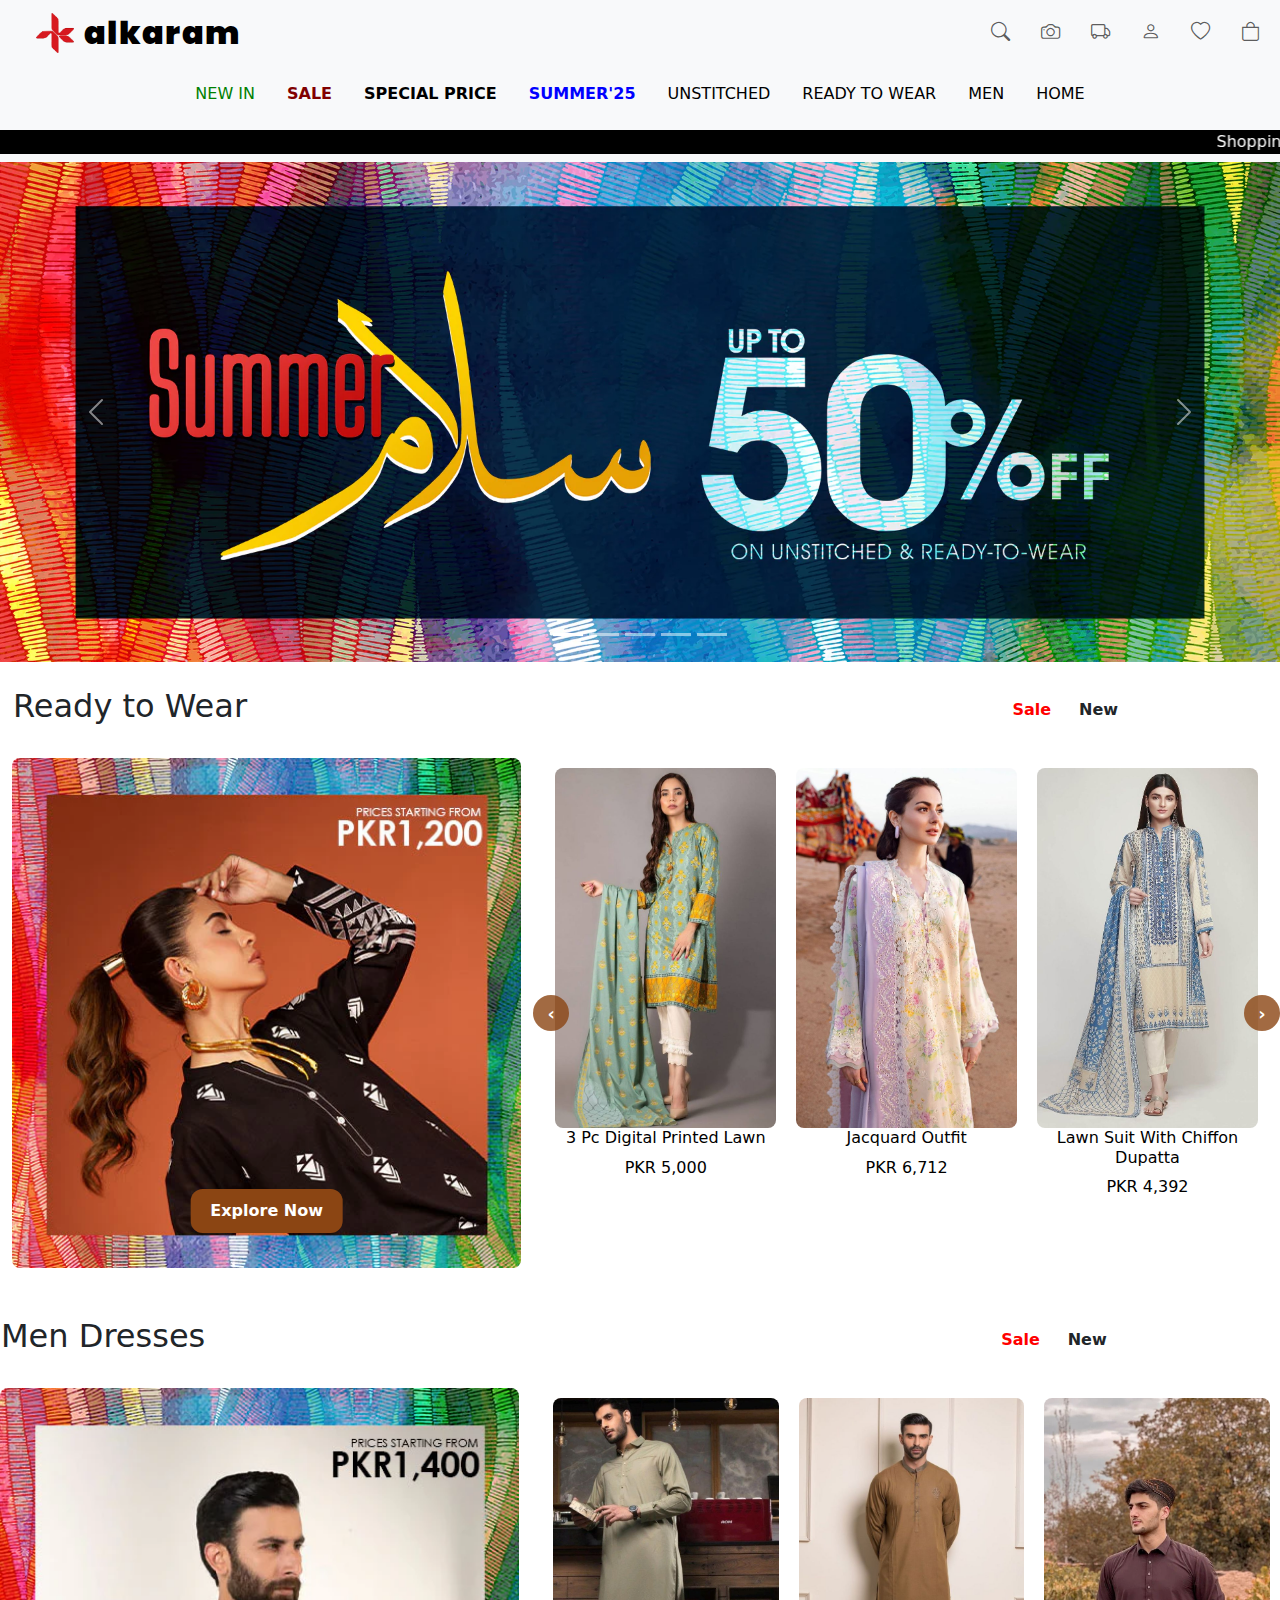
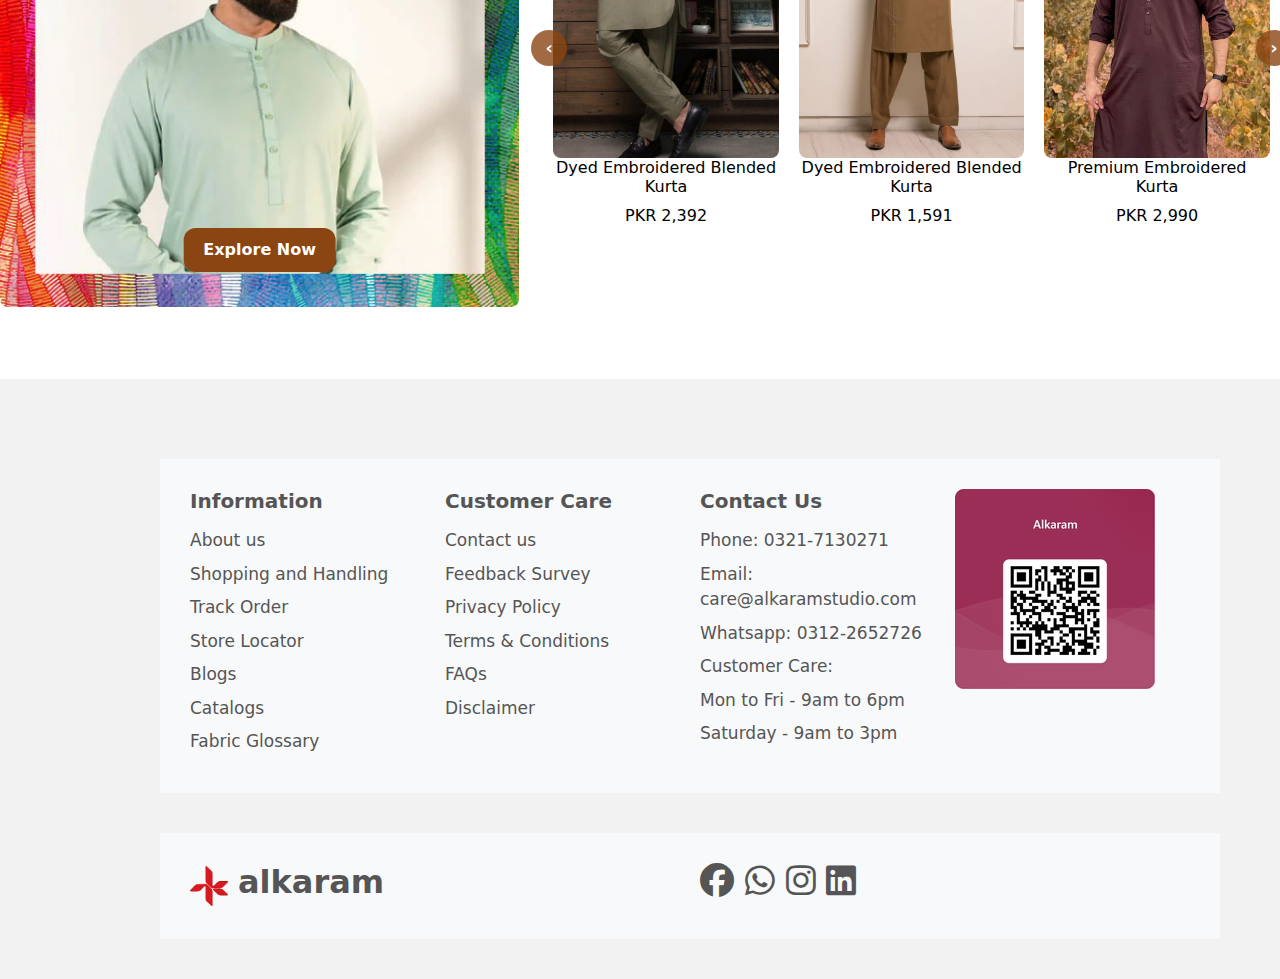
<file: index.html>
<!DOCTYPE html>
<html lang="en">
<head>
  <title>AlKaram</title>
  <link href="https://fonts.googleapis.com/css2?family=Poppins:wght@400;600&display=swap" rel="stylesheet">
  <link rel="shortcut icon" href="lpgo2.jpeg" type="image/x-icon">
  <link href="https://cdn.jsdelivr.net/npm/bootstrap@5.3.0/dist/css/bootstrap.min.css" rel="stylesheet">
  <link href="https://cdn.jsdelivr.net/npm/bootstrap-icons/font/bootstrap-icons.css" rel="stylesheet">
  <link rel="stylesheet" href="https://cdnjs.cloudflare.com/ajax/libs/font-awesome/6.4.0/css/all.min.css">
  <link rel="stylesheet" href="style.css">

</head>
<body>

<nav class="navbar navbar-expand-lg sticky-top bg-light">
  <div class="container-fluid">
    <a class="navbar-brand d-flex align-items-center ms-4" href="index.html"> 
      <img src="download.png" alt="Alkaram Logo" width="40" height="40" class="me-2">
      <h2 class="mb-0 brand-name"><b>alkaram</b></h2>
    </a>    
    <div class="d-flex ms-auto" id="navbarNav">
      <ul class="navbar-nav flex-row">
        <li class="nav-item">
          <a class="nav-link" href="#" title="Search">
            <i class="bi bi-search nav-icon"></i>
          </a>
        </li>
        <li class="nav-item">
          <a class="nav-link" href="#" title="Image Search">
            <i class="bi bi-camera nav-icon"></i>
          </a>
        </li>
        <li class="nav-item">
          <a class="nav-link" href="#" title="Track Order">
            <i class="bi bi-truck nav-icon"></i>
          </a>
        </li>
        <li class="nav-item">
          <a class="nav-link" href="#" title="Account">
            <i class="bi bi-person nav-icon"></i>
          </a>
        </li>
        <li class="nav-item">
          <a class="nav-link" href="#" title="Wishlist">
            <i class="bi bi-heart nav-icon"></i>
          </a>
        </li>
        <li class="nav-item">
          <a class="nav-link" href="page3.html" title="Cart">
            <i class="bi bi-bag nav-icon"></i>
          </a>
        </li>
        </ul>
    </div>
  </div>
</nav>

<div class="bg-light py-2 position-relative">
  <ul class="nav justify-content-center">
    <li class="nav-item dropdown-hover">
      <a class="nav-link one" href="#">NEW IN</a>
      <ul class="dropdown-menu-custom">
        <li><a href="#">New Arrivals</a></li>
        <li><a href="#">Trending Now</a></li>
      </ul>
    </li>

    <li class="nav-item dropdown-hover">
      <a class="nav-link two" href="#"><b>SALE</b></a>
      <ul class="dropdown-menu-custom">
        <li><a href="#">Lawn Collection</a></li>
        <li><a href="#">Summer Suits</a></li>
      </ul>
    </li>

    <li class="nav-item dropdown-hover">
      <a class="nav-link three" href="#"><b>SPECIAL PRICE</b></a>
      <ul class="dropdown-menu-custom">
        <li><a href="#">Up to 50% Off</a></li>
        <li><a href="#">Flat Discounts</a></li>
      </ul>
    </li>

    <li class="nav-item dropdown-hover">
      <a class="nav-link four" href="#"><b>SUMMER'25</b></a>
      <ul class="dropdown-menu-custom">
        <li><a href="#">Preview Collection</a></li>
        <li><a href="#">Shop Now</a></li>
      </ul>
    </li>

    <li class="nav-item dropdown-hover">
      <a class="nav-link five" href="#">UNSTITCHED</a>
      <ul class="dropdown-menu-custom">
        <li><a href="#">Lawn</a></li>
        <li><a href="#">Cotton</a></li>
      </ul>
    </li>

    <li class="nav-item dropdown-hover">
      <a class="nav-link five" href="#">READY TO WEAR</a>
      <ul class="dropdown-menu-custom">
        <li><a href="#">Formal</a></li>
        <li><a href="#">Casual</a></li>
      </ul>
    </li>

    <li class="nav-item dropdown-hover">
      <a class="nav-link five" href="#">MEN</a>
      <ul class="dropdown-menu-custom">
        <li><a href="#">Kurtas</a></li>
        <li><a href="#">Shalwar Kameez</a></li>
      </ul>
    </li>

    <li class="nav-item dropdown-hover">
      <a class="nav-link five" href="#">HOME</a>
      <ul class="dropdown-menu-custom">
        <li><a href="#">Bedsheets</a></li>
        <li><a href="#">Curtains</a></li>
      </ul>
    </li>
  </ul>
</div>

<div class="bg-light py-2">
  <ul class="nav justify-content-center sp">
    <marquee behavior="" direction=""><li>Shopping rate Rs. 150 / Whatsapp: 0312-2552726</li></marquee>
      </ul>
</div>
<div id="carouselExampleIndicators" class="carousel slide" data-bs-ride="carousel">
  <div class="carousel-indicators">
    <button type="button" data-bs-target="#carouselExampleIndicators" data-bs-slide-to="0" class="active" aria-current="true" aria-label="Slide 1"></button>
    <button type="button" data-bs-target="#carouselExampleIndicators" data-bs-slide-to="1" aria-label="Slide 2"></button>
    <button type="button" data-bs-target="#carouselExampleIndicators" data-bs-slide-to="2" aria-label="Slide 3"></button>
    <button type="button" data-bs-target="#carouselExampleIndicators" data-bs-slide-to="3" aria-label="Slide 4"></button>
    <button type="button" data-bs-target="#carouselExampleIndicators" data-bs-slide-to="4" aria-label="Slide 5"></button>
  </div>
  <div class="carousel-inner">
    <div class="carousel-item active"><img src="1.webp" class="d-block w-100" alt="Slide 1"></div>
    <div class="carousel-item"><img src="2.webp" class="d-block w-100" alt="Slide 2"></div>
    <div class="carousel-item"><img src="3.jpg" class="d-block w-100" alt="Slide 3"></div>
    <div class="carousel-item"><img src="3.webp" class="d-block w-100" alt="Slide 4"></div>
    <div class="carousel-item"><img src="5.webp" class="d-block w-100" alt="Slide 5"></div>
  </div>
  <button class="carousel-control-prev" type="button" data-bs-target="#carouselExampleIndicators" data-bs-slide="prev">
    <span class="carousel-control-prev-icon" aria-hidden="true"></span>
    <span class="visually-hidden">Previous</span>
  </button>
  <button class="carousel-control-next" type="button" data-bs-target="#carouselExampleIndicators" data-bs-slide="next">
    <span class="carousel-control-next-icon" aria-hidden="true"></span>
    <span class="visually-hidden">Next</span>
  </button>
</div>
<div class="container-fluid my-4">
  <table class="w-100">
    <tr>
      <th class="w-30"><h2>Ready to Wear</h2></th>
      <th class="w-30 text-center"><span class="st">Sale</span> &nbsp;&nbsp;&nbsp; New</th>
      <th class="w-30"></th>
    </tr>
  </table>

  <div class="row mt-4">
    <div class="col-12 col-md-5 mb-4 pg1-banner-container">
      <img src="ban.webp" alt="Ready to Wear Banner" />
      <button class="pg1-explore-btn">Explore Now</button>
    </div>

    <div class="col-12 col-md-7 mb-4 position-relative">
      <button class="pg1-arrow-btn pg1-prev-btn">&#8249;</button>
      <div class="pg1-slider-container">
        <div class="pg1-slider">
          <div class="pg1-slide">
            <a href="page2.html" target="_blank">
              <img src="dress 1.jpeg" alt="Dress 1" />
              <h6>3 Pc Digital Printed Lawn</h6>
              <p>PKR 5,000</p>
            </a>
          </div>
          <div class="pg1-slide">
            <a href="page2.html" target="_blank">
              <img src="dress 2.jpeg" alt="Dress 2" />
              <h6>Jacquard Outfit</h6>
              <p>PKR 6,712</p>
            </a>
          </div>
          <div class="pg1-slide">
            <a href="page2.html" target="_blank">
              <img src="dress 3.jpeg" alt="Dress 3" />
              <h6>Lawn Suit With Chiffon Dupatta</h6>
              <p>PKR 4,392</p>
            </a>
          </div>
          <div class="pg1-slide">
            <a href="page2.html" target="_blank">
              <img src="girls 4.jpeg" alt="Dress 4" />
              <h6>Formal Cotton Dress</h6>
              <p>PKR 7,200</p>
            </a>
          </div>
          <div class="pg1-slide">
            <a href="page2.html" target="_blank">
              <img src="girls 5.jpeg" alt="Dress 5" />
              <h6>Luxury Lawn</h6>
              <p>PKR 8,500</p>
            </a>
          </div>
        </div>
      </div>

      <button class="pg1-arrow-btn pg1-next-btn">&#8250;</button>
    </div>
  </div>
</div>
  <table class="w-100">
    <tr>
      <th class="w-30"><h2>Men Dresses</h2></th>
      <th class="w-30 text-center"><span class="st">Sale</span> &nbsp;&nbsp;&nbsp; New</th>
      <th class="w-30"></th>
    </tr>
  </table>

  <div class="row mt-4 pg1-grid-2">
    <div class="col-12 col-md-5 mb-4 pg1-banner-container">
      <img src="ban2.webp" alt="Men's Wear Banner" />
      <button class="pg1-explore-btn">Explore Now</button>
    </div>
  
    <div class="col-12 col-md-7 mb-4 position-relative">
      <button class="pg1-arrow-btn pg1-prev-btn">&#8249;</button>
  
      <div class="pg1-slider-container">
        <div class="pg1-slider">
          <div class="pg1-slide">
            <a href="page2.html" target="_blank">
              <img src="men1.jpeg" alt="Blended Kurta" />
              <h6>Dyed Embroidered Blended Kurta</h6>
              <p>PKR 2,392</p>
            </a>
          </div>
          <div class="pg1-slide">
            <a href="page2.html" target="_blank">
              <img src="men 2.jpeg" alt="Blended Kurta" />
              <h6>Dyed Embroidered Blended Kurta</h6>
              <p>PKR 1,591</p>
            </a>
          </div>
          <div class="pg1-slide">
            <a href="page2.html" target="_blank">
              <img src="men pic 3.jpeg" alt="Embroidered Kurta" />
              <h6>Premium Embroidered Kurta</h6>
              <p>PKR 2,990</p>
            </a>
          </div>
          <div class="pg1-slide">
            <a href="page2.html" target="_blank">
              <img src="men4.jpg" alt="Formal Kurta" />
              <h6>Formal Blended Kurta</h6>
              <p>PKR 3,200</p>
            </a>
          </div>
          <div class="pg1-slide">
            <a href="page2.html" target="_blank">
              <img src="men5.jpg" alt="Cotton Kurta" />
              <h6>Cotton Embroidered Kurta</h6>
              <p>PKR 2,450</p>
            </a>
          </div>
        </div>
      </div>
  
      <button class="pg1-arrow-btn pg1-next-btn">&#8250;</button>
    </div>
  </div>
  

<footer class="footer mt-5">
  <div class="footer-columns">
    
    <div class="footer-column">
      <button class="btn w-100 text-start fw-bold d-block d-sm-none" type="button" data-bs-toggle="collapse" data-bs-target="#infoCollapse" aria-expanded="false" aria-controls="infoCollapse">
        Information <span class="float-end">&#x25BC;</span>
      </button>
      <h4 class="d-none d-sm-block">Information</h4>
      <ul class="collapse d-sm-block" id="infoCollapse">
        <li>About us</li>
        <li>Shopping and Handling</li>
        <li>Track Order</li>
        <li>Store Locator</li>
        <li>Blogs</li>
        <li>Catalogs</li>
        <li>Fabric Glossary</li>
      </ul>
    </div>

    <div class="footer-column">
      <button class="btn w-100 text-start fw-bold d-block d-sm-none" type="button" data-bs-toggle="collapse" data-bs-target="#careCollapse" aria-expanded="false" aria-controls="careCollapse">
        Customer Care <span class="float-end">&#x25BC;</span>
      </button>
      <h4 class="d-none d-sm-block">Customer Care</h4>
      <ul class="collapse d-sm-block" id="careCollapse">
        <li>Contact us</li>
        <li>Feedback Survey</li>
        <li>Privacy Policy</li>
        <li>Terms & Conditions</li>
        <li>FAQs</li>
        <li>Disclaimer</li>
      </ul>
    </div>

    <div class="footer-column">
      <button class="btn w-100 text-start fw-bold d-block d-sm-none" type="button" data-bs-toggle="collapse" data-bs-target="#contactCollapse" aria-expanded="false" aria-controls="contactCollapse">
        Contact Us <span class="float-end">&#x25BC;</span>
      </button>
      <h4 class="d-none d-sm-block">Contact Us</h4>
      <ul class="collapse d-sm-block" id="contactCollapse">
        <li>Phone: 0321-7130271</li>
        <li>Email: care@alkaramstudio.com</li>
        <li>Whatsapp: 0312-2652726</li>
        <li>Customer Care:</li>
        <li>Mon to Fri - 9am to 6pm</li>
        <li>Saturday - 9am to 3pm</li>
      </ul>
    </div>

    <div class="footer-column">
      <img src="qr.avif" alt="QR Code">
    </div>
  </div>

  <div class="footer-columns">
    <div class="footer-column d-flex align-items-center">
      <img src="download.png" width="40" height="40" alt="Alkaram Logo" class="me-2"><h2><b>alkaram</b></h2>
    </div>
    <div class="footer-column">
      <a href="https://www.facebook.com/OfficialAlkaram" target="_blank" ><i class="fab fa-facebook fa-2x"></i>&nbsp;</a>
      <a href="https://api.whatsapp.com/send/?phone=%2B923122552726&text&type=phone_number&app_absent=0" target="_blank"><i class="fab fa-whatsapp fa-2x"></i>&nbsp;</a>
      <a href="https://www.instagram.com/official.alkaram" target="_blank"><i class="fab fa-instagram fa-2x"></i>&nbsp;</a>
      <a href="https://www.linkedin.com/company/alkaramstudio?originalSubdomain=pk" target="_blank"><i class="fab fa-linkedin fa-2x"></i></a>
    </div>    
  </div>
</footer>

<script src="https://cdn.jsdelivr.net/npm/bootstrap@5.3.3/dist/js/bootstrap.bundle.min.js"></script>
<script>
  const myCarousel = document.querySelector('#carouselExampleIndicators');
  const carousel = new bootstrap.Carousel(myCarousel, {
    interval: 5000,
    ride: 'carousel'
  });
</script>
<script>
  document.addEventListener("DOMContentLoaded", function () {
    function initPg1Slider(container) {
      const slider = container.querySelector(".pg1-slider");
      const slides = container.querySelectorAll(".pg1-slide");
      const nextBtn = container.parentElement.querySelector(".pg1-next-btn");
      const prevBtn = container.parentElement.querySelector(".pg1-prev-btn");

      let currentIndex = 0;
      const totalSlides = slides.length;

      function getVisibleSlides() {
        return window.innerWidth <= 768 ? 1 : 3;
      }

      function updateSlider() {
        const visibleSlides = getVisibleSlides();
        const slideWidth = slides[0].offsetWidth;
        const maxIndex = totalSlides - visibleSlides;

        if (currentIndex < 0) currentIndex = 0;
        if (currentIndex > maxIndex) currentIndex = maxIndex;

        slider.style.transform = `translateX(-${currentIndex * slideWidth}px)`;
      }

      nextBtn.addEventListener("click", () => {
        currentIndex++;
        updateSlider();
      });

      prevBtn.addEventListener("click", () => {
        currentIndex--;
        updateSlider();
      });

      window.addEventListener("resize", updateSlider);
      updateSlider(); 
    }

    const sliderContainers = document.querySelectorAll(".pg1-slider-container");
    sliderContainers.forEach(container => initPg1Slider(container));
  });
</script>
</body>
</html>
</file>
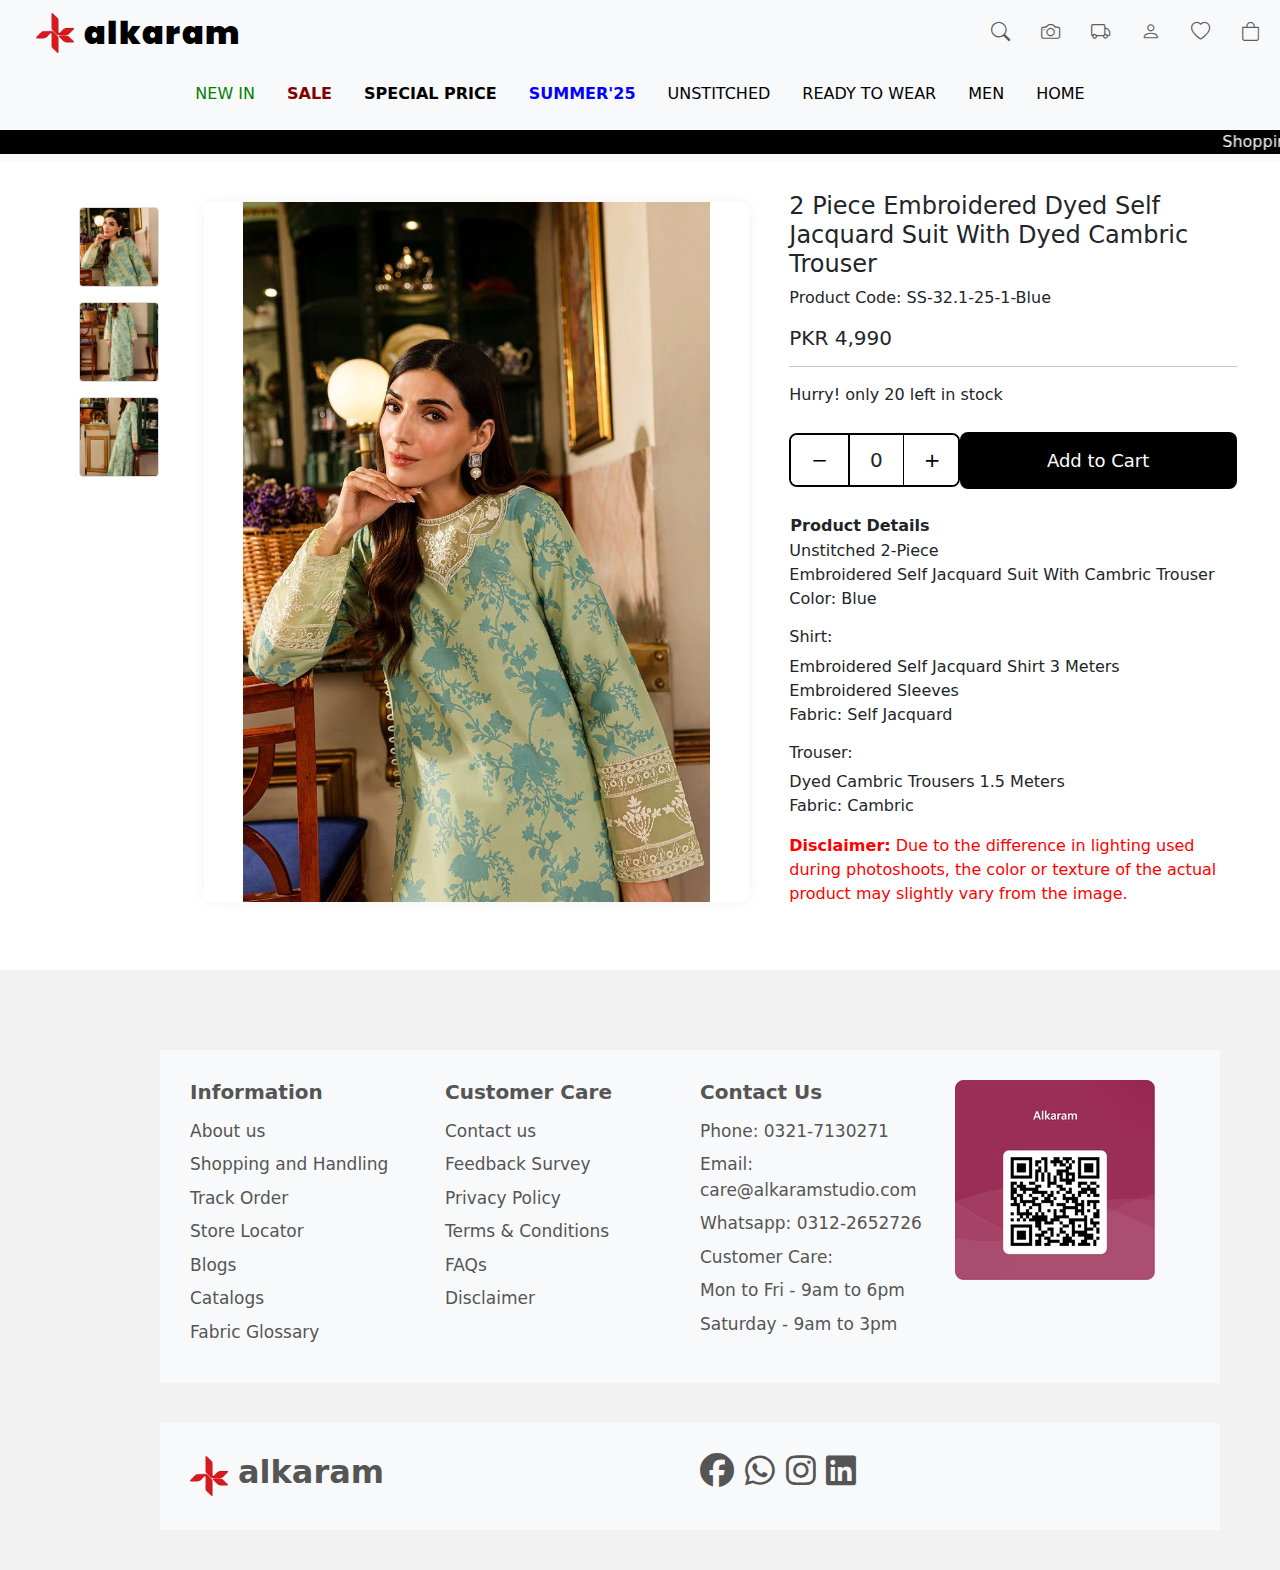
<file: page2.html>
<!DOCTYPE html>
<html lang="en">
<head>
    <title>AlKaram</title>
    <link href="https://fonts.googleapis.com/css2?family=Poppins:wght@400;600&display=swap" rel="stylesheet">
    <link rel="shortcut icon" href="lpgo2.jpeg" type="image/x-icon">
    <link href="https://cdn.jsdelivr.net/npm/bootstrap@5.3.0/dist/css/bootstrap.min.css" rel="stylesheet">
    <link href="https://cdn.jsdelivr.net/npm/bootstrap-icons/font/bootstrap-icons.css" rel="stylesheet">
    <link rel="stylesheet" href="https://cdnjs.cloudflare.com/ajax/libs/font-awesome/6.4.0/css/all.min.css">
    <link rel="stylesheet" href="style.css">
  
</head>
<body>
    <nav class="navbar navbar-expand-lg sticky-top bg-light">
        <div class="container-fluid">
          <a class="navbar-brand d-flex align-items-center ms-4" href="index.html"> 
            <img src="download.png" alt="Alkaram Logo" width="40" height="40" class="me-2">
            <h2 class="mb-0 brand-name"><b>alkaram</b></h2>
          </a>    
          <div class="d-flex ms-auto" id="navbarNav">
            <ul class="navbar-nav flex-row">
              <li class="nav-item">
                <a class="nav-link" href="#" title="Search">
                  <i class="bi bi-search nav-icon"></i>
                </a>
              </li>
              <li class="nav-item">
                <a class="nav-link" href="#" title="Image Search">
                  <i class="bi bi-camera nav-icon"></i>
                </a>
              </li>
              <li class="nav-item">
                <a class="nav-link" href="#" title="Track Order">
                  <i class="bi bi-truck nav-icon"></i>
                </a>
              </li>
              <li class="nav-item">
                <a class="nav-link" href="#" title="Account">
                  <i class="bi bi-person nav-icon"></i>
                </a>
              </li>
              <li class="nav-item">
                <a class="nav-link" href="#" title="Wishlist">
                  <i class="bi bi-heart nav-icon"></i>
                </a>
              </li>
              <li class="nav-item">
                <a class="nav-link" href="page3.html" title="Cart">
                  <i class="bi bi-bag nav-icon"></i>
                </a>
              </li>
              </ul>
          </div>
        </div>
      </nav>
      
<div class="bg-light py-2 position-relative">
    <ul class="nav justify-content-center">
      <li class="nav-item dropdown-hover">
        <a class="nav-link one" href="#">NEW IN</a>
        <ul class="dropdown-menu-custom">
          <li><a href="#">New Arrivals</a></li>
          <li><a href="#">Trending Now</a></li>
        </ul>
      </li>
  
      <li class="nav-item dropdown-hover">
        <a class="nav-link two" href="#"><b>SALE</b></a>
        <ul class="dropdown-menu-custom">
          <li><a href="#">Lawn Collection</a></li>
          <li><a href="#">Summer Suits</a></li>
        </ul>
      </li>
  
      <li class="nav-item dropdown-hover">
        <a class="nav-link three" href="#"><b>SPECIAL PRICE</b></a>
        <ul class="dropdown-menu-custom">
          <li><a href="#">Up to 50% Off</a></li>
          <li><a href="#">Flat Discounts</a></li>
        </ul>
      </li>
  
      <li class="nav-item dropdown-hover">
        <a class="nav-link four" href="#"><b>SUMMER'25</b></a>
        <ul class="dropdown-menu-custom">
          <li><a href="#">Preview Collection</a></li>
          <li><a href="#">Shop Now</a></li>
        </ul>
      </li>
  
      <li class="nav-item dropdown-hover">
        <a class="nav-link five" href="#">UNSTITCHED</a>
        <ul class="dropdown-menu-custom">
          <li><a href="#">Lawn</a></li>
          <li><a href="#">Cotton</a></li>
        </ul>
      </li>
  
      <li class="nav-item dropdown-hover">
        <a class="nav-link five" href="#">READY TO WEAR</a>
        <ul class="dropdown-menu-custom">
          <li><a href="#">Formal</a></li>
          <li><a href="#">Casual</a></li>
        </ul>
      </li>
  
      <li class="nav-item dropdown-hover">
        <a class="nav-link five" href="#">MEN</a>
        <ul class="dropdown-menu-custom">
          <li><a href="#">Kurtas</a></li>
          <li><a href="#">Shalwar Kameez</a></li>
        </ul>
      </li>
  
      <li class="nav-item dropdown-hover">
        <a class="nav-link five" href="#">HOME</a>
        <ul class="dropdown-menu-custom">
          <li><a href="#">Bedsheets</a></li>
          <li><a href="#">Curtains</a></li>
        </ul>
      </li>
    </ul>
  </div>
  
  <div class="bg-light py-2">
    <ul class="nav justify-content-center sp">
      <marquee behavior="" direction=""><li>Shopping rate Rs. 150 / Whatsapp: 0312-2552726</li></marquee>
      
    </ul>
  </div>
  <div class="container-fluid">
    <div class="custom-row">
  
      <div class="thumbnail-column">
        <img src="pg 2.1.jpeg" onclick="switchProductImage('pg 2.1.jpeg')">
        <img src="pg2.2.jpeg" onclick="switchProductImage('pg2.2.jpeg')">
        <img src="pg 2.4.jpeg" onclick="switchProductImage('pg 2.4.jpeg')">
      </div>
  
      <div class="main-image-container">
        <img src="pg 2.1.jpeg" id="mainProductImage">
      </div>
  
      <div class="product-info">
        <h4>2 Piece Embroidered Dyed Self Jacquard Suit With Dyed Cambric Trouser</h4>
        <p>Product Code: SS-32.1-25-1-Blue</p>
        <h5>PKR 4,990</h5>
        <hr>
        <p>Hurry! only 20 left in stock</p>
  
        <div class="inline-btn-wrapper">
          <div class="quantity-wrapper">
            <button onclick="adjustQuantity(-1)">−</button>
            <div class="quantity-display" id="productQuantity">0</div>
            <button onclick="adjustQuantity(1)">+</button>
          </div>
  
          <a href="page3.html" target="_blank" class="btn-cart-link">Add to Cart</a>
        </div>
  
        <table class="mt-3" width="100%">
          <tr>
            <th width="30%">Product Details</th>
          </tr>
        </table>
        
        <p>Unstitched 2-Piece<br>
        Embroidered Self Jacquard Suit With Cambric Trouser<br>
        Color: Blue</p>
  
        <h6>Shirt:</h6>
        <p>Embroidered Self Jacquard Shirt 3 Meters<br>
        Embroidered Sleeves<br>
        Fabric: Self Jacquard</p>
  
        <h6>Trouser:</h6>
        <p>Dyed Cambric Trousers 1.5 Meters<br>
        Fabric: Cambric</p>
  
        <p class="font"><b>Disclaimer:</b> Due to the difference in lighting used during photoshoots, the color or texture of the actual product may slightly vary from the image.</p>
      </div>
  
    </div>
  </div>


  <footer class="footer mt-5">
    <div class="footer-columns">
      
      <div class="footer-column">
        <button class="btn w-100 text-start fw-bold d-block d-sm-none" type="button" data-bs-toggle="collapse" data-bs-target="#infoCollapse" aria-expanded="false" aria-controls="infoCollapse">
          Information <span class="float-end">&#x25BC;</span>
        </button>
        <h4 class="d-none d-sm-block">Information</h4>
        <ul class="collapse d-sm-block" id="infoCollapse">
          <li>About us</li>
          <li>Shopping and Handling</li>
          <li>Track Order</li>
          <li>Store Locator</li>
          <li>Blogs</li>
          <li>Catalogs</li>
          <li>Fabric Glossary</li>
        </ul>
      </div>
  
      <div class="footer-column">
        <button class="btn w-100 text-start fw-bold d-block d-sm-none" type="button" data-bs-toggle="collapse" data-bs-target="#careCollapse" aria-expanded="false" aria-controls="careCollapse">
          Customer Care <span class="float-end">&#x25BC;</span>
        </button>
        <h4 class="d-none d-sm-block">Customer Care</h4>
        <ul class="collapse d-sm-block" id="careCollapse">
          <li>Contact us</li>
          <li>Feedback Survey</li>
          <li>Privacy Policy</li>
          <li>Terms & Conditions</li>
          <li>FAQs</li>
          <li>Disclaimer</li>
        </ul>
      </div>
  
      <div class="footer-column">
        <button class="btn w-100 text-start fw-bold d-block d-sm-none" type="button" data-bs-toggle="collapse" data-bs-target="#contactCollapse" aria-expanded="false" aria-controls="contactCollapse">
          Contact Us <span class="float-end">&#x25BC;</span>
        </button>
        <h4 class="d-none d-sm-block">Contact Us</h4>
        <ul class="collapse d-sm-block" id="contactCollapse">
          <li>Phone: 0321-7130271</li>
          <li>Email: care@alkaramstudio.com</li>
          <li>Whatsapp: 0312-2652726</li>
          <li>Customer Care:</li>
          <li>Mon to Fri - 9am to 6pm</li>
          <li>Saturday - 9am to 3pm</li>
        </ul>
      </div>
  
      <div class="footer-column">
        <img src="qr.avif" alt="QR Code">
      </div>
    </div>
  
    <div class="footer-columns">
      <div class="footer-column d-flex align-items-center">
        <img src="download.png" width="40" height="40" alt="Alkaram Logo" class="me-2"><h2><b>alkaram</b></h2>
      </div>
      <div class="footer-column">
        <a href="https://www.facebook.com/OfficialAlkaram" target="_blank" ><i class="fab fa-facebook fa-2x"></i>&nbsp;</a>
        <a href="https://api.whatsapp.com/send/?phone=%2B923122552726&text&type=phone_number&app_absent=0" target="_blank"><i class="fab fa-whatsapp fa-2x"></i>&nbsp;</a>
        <a href="https://www.instagram.com/official.alkaram" target="_blank"><i class="fab fa-instagram fa-2x"></i>&nbsp;</a>
        <a href="https://www.linkedin.com/company/alkaramstudio?originalSubdomain=pk" target="_blank"><i class="fab fa-linkedin fa-2x"></i></a>
      </div>
    </div>
  </footer>
  
  <script>
    let quantity = 0;
  
    function adjustQuantity(change) {
      quantity += change;
      if (quantity < 0) quantity = 0;
      document.getElementById('productQuantity').textContent = quantity;
    }
  
    function switchProductImage(src) {
      const mainImage = document.getElementById('mainProductImage');
      mainImage.style.opacity = 0;
      setTimeout(() => {
        mainImage.src = src;
        mainImage.style.opacity = 1;
      }, 300);
    }
  </script>
  
<script src="https://cdn.jsdelivr.net/npm/bootstrap@5.3.3/dist/js/bootstrap.bundle.min.js"></script>
</body>
</html>
</file>
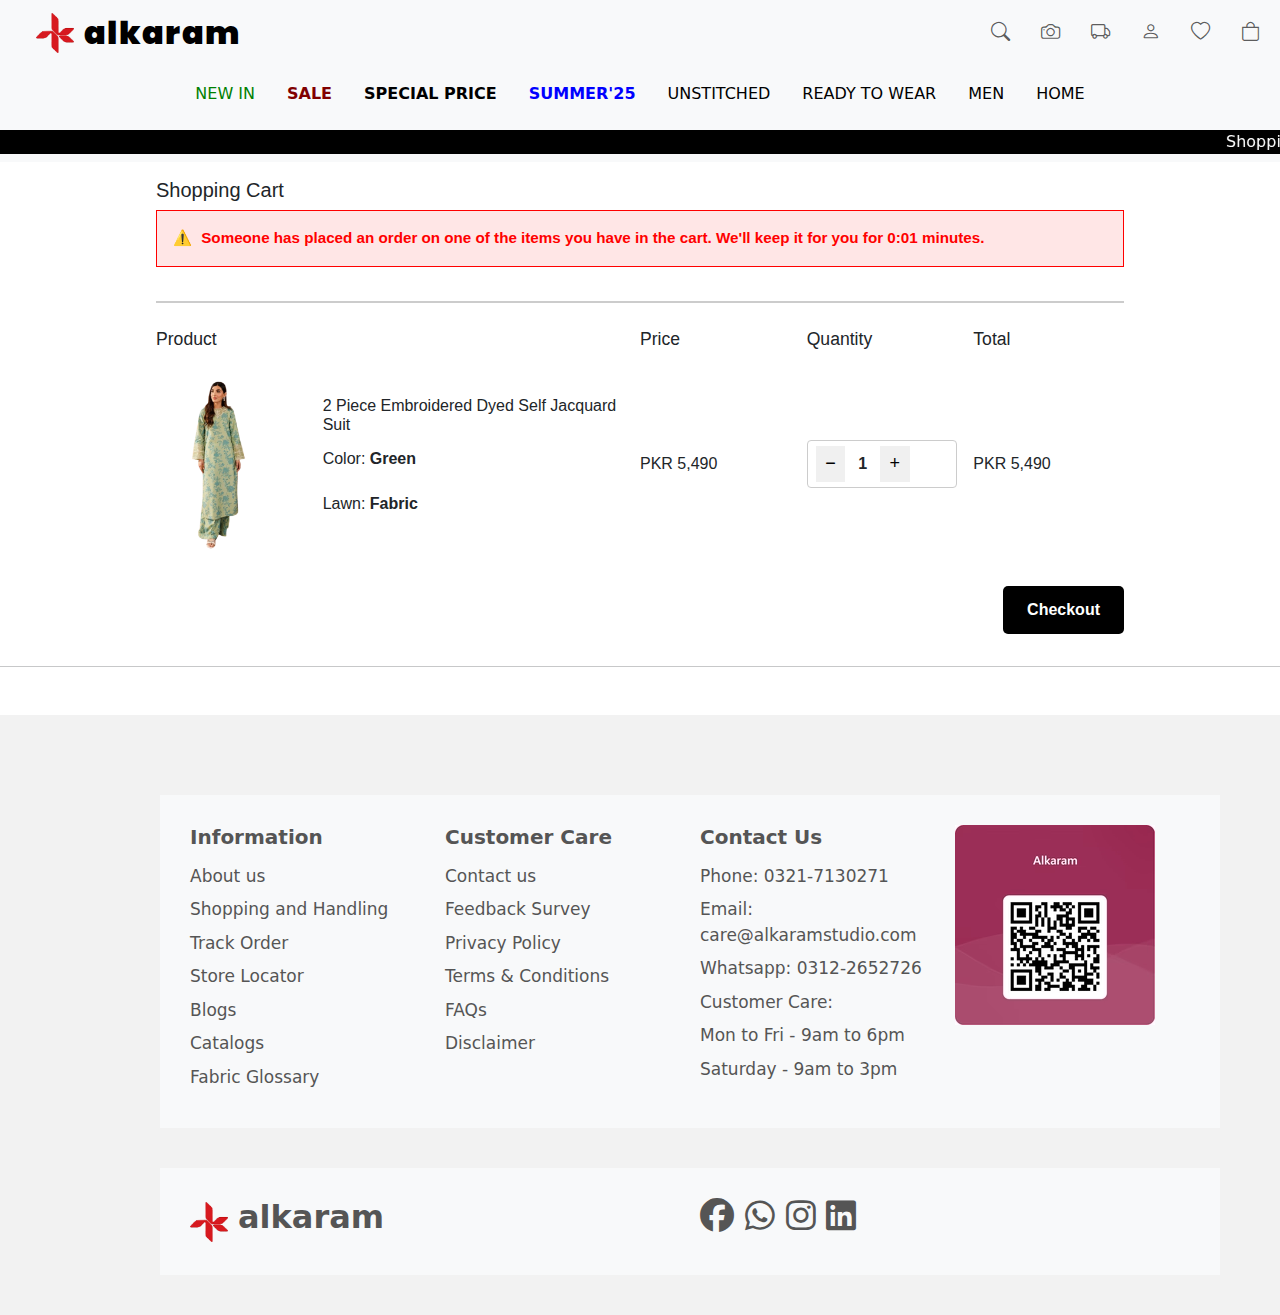
<file: page3.html>
<!DOCTYPE html>
<html lang="en">
<head>

    <title>AlKaram</title>
    <link href="https://fonts.googleapis.com/css2?family=Poppins:wght@400;600&display=swap" rel="stylesheet">
    <link rel="shortcut icon" href="lpgo2.jpeg" type="image/x-icon">
    <link href="https://cdn.jsdelivr.net/npm/bootstrap@5.3.0/dist/css/bootstrap.min.css" rel="stylesheet">
    <link href="https://cdn.jsdelivr.net/npm/bootstrap-icons/font/bootstrap-icons.css" rel="stylesheet">
    <link rel="stylesheet" href="https://cdnjs.cloudflare.com/ajax/libs/font-awesome/6.4.0/css/all.min.css">
    <link rel="stylesheet" href="style.css">
 
</head>
<body>
    <nav class="navbar navbar-expand-lg sticky-top bg-light">
        <div class="container-fluid">
          <a class="navbar-brand d-flex align-items-center ms-4" href="index.html"> 
            <img src="download.png" alt="Alkaram Logo" width="40" height="40" class="me-2">
            <h2 class="mb-0 brand-name"><b>alkaram</b></h2>
          </a>    
          <div class="d-flex ms-auto" id="navbarNav">
            <ul class="navbar-nav flex-row">
              <li class="nav-item">
                <a class="nav-link" href="#" title="Search">
                  <i class="bi bi-search nav-icon"></i>
                </a>
              </li>
              <li class="nav-item">
                <a class="nav-link" href="#" title="Image Search">
                  <i class="bi bi-camera nav-icon"></i>
                </a>
              </li>
              <li class="nav-item">
                <a class="nav-link" href="#" title="Track Order">
                  <i class="bi bi-truck nav-icon"></i>
                </a>
              </li>
              <li class="nav-item">
                <a class="nav-link" href="#" title="Account">
                  <i class="bi bi-person nav-icon"></i>
                </a>
              </li>
              <li class="nav-item">
                <a class="nav-link" href="#" title="Wishlist">
                  <i class="bi bi-heart nav-icon"></i>
                </a>
              </li>
              <li class="nav-item">
                <a class="nav-link" href="page3.html" title="Cart">
                  <i class="bi bi-bag nav-icon"></i>
                </a>
              </li>
              </ul>
          </div>
        </div>
      </nav>
      
<div class="bg-light py-2 position-relative">
    <ul class="nav justify-content-center">
      <li class="nav-item dropdown-hover">
        <a class="nav-link one" href="#">NEW IN</a>
        <ul class="dropdown-menu-custom">
          <li><a href="#">New Arrivals</a></li>
          <li><a href="#">Trending Now</a></li>
        </ul>
      </li>
  
      <li class="nav-item dropdown-hover">
        <a class="nav-link two" href="#"><b>SALE</b></a>
        <ul class="dropdown-menu-custom">
          <li><a href="#">Lawn Collection</a></li>
          <li><a href="#">Summer Suits</a></li>
        </ul>
      </li>
  
      <li class="nav-item dropdown-hover">
        <a class="nav-link three" href="#"><b>SPECIAL PRICE</b></a>
        <ul class="dropdown-menu-custom">
          <li><a href="#">Up to 50% Off</a></li>
          <li><a href="#">Flat Discounts</a></li>
        </ul>
      </li>
  
      <li class="nav-item dropdown-hover">
        <a class="nav-link four" href="#"><b>SUMMER'25</b></a>
        <ul class="dropdown-menu-custom">
          <li><a href="#">Preview Collection</a></li>
          <li><a href="#">Shop Now</a></li>
        </ul>
      </li>
  
      <li class="nav-item dropdown-hover">
        <a class="nav-link five" href="#">UNSTITCHED</a>
        <ul class="dropdown-menu-custom">
          <li><a href="#">Lawn</a></li>
          <li><a href="#">Cotton</a></li>
        </ul>
      </li>
  
      <li class="nav-item dropdown-hover">
        <a class="nav-link five" href="#">READY TO WEAR</a>
        <ul class="dropdown-menu-custom">
          <li><a href="#">Formal</a></li>
          <li><a href="#">Casual</a></li>
        </ul>
      </li>
  
      <li class="nav-item dropdown-hover">
        <a class="nav-link five" href="#">MEN</a>
        <ul class="dropdown-menu-custom">
          <li><a href="#">Kurtas</a></li>
          <li><a href="#">Shalwar Kameez</a></li>
        </ul>
      </li>
  
      <li class="nav-item dropdown-hover">
        <a class="nav-link five" href="#">HOME</a>
        <ul class="dropdown-menu-custom">
          <li><a href="#">Bedsheets</a></li>
          <li><a href="#">Curtains</a></li>
        </ul>
      </li>
    </ul>
  </div>
  
  <div class="bg-light py-2">
    <ul class="nav justify-content-center sp">
      <marquee behavior="" direction=""><li>Shopping rate Rs. 150 / Whatsapp: 0312-2552726</li></marquee>
    </ul>
  </div>
  <div class="pg3-cart-container">
    <h5>Shopping Cart</h5>

    <div class="pg3-alert">
      Someone has placed an order on one of the items you have in the cart. We'll keep it for you for 0:01 minutes.
    </div>

    <div class="pg3-cart-table">

      <div class="pg3-header-divider"></div>

      <div class="pg3-cart-header-row">
        <h6>Product</h6>
        <div></div>
        <h6>Price</h6>
        <h6>Quantity</h6>
        <h6>Total</h6>
      </div>

      <div class="pg3-cart-item">
        <img src="pg3.png" alt="Product">
        <div class="pg3-cart-info">
          <h6>2 Piece Embroidered Dyed Self Jacquard Suit</h6>
          <p>Color: <b>Green</b></p>
          <p>Lawn: <b>Fabric</b></p>
        </div>
        <div id="pg3-price">PKR 5,490</div>
        <div class="pg3-quantity-wrapper">
          <button onclick="adjustQuantity(-1)">−</button>
          <div class="pg3-quantity-display" id="pg3ProductQuantity">1</div>
          <button onclick="adjustQuantity(1)">+</button>
        </div>
        <div id="pg3-total">PKR 5,490</div>
      </div>

    </div>

    <div class="pg3-checkout-btn-wrapper">
      <a href="page4.html" target="_blank">
        <button>Checkout</button>
      </a>
    </div>    
  </div>

  <hr>
  <footer class="footer mt-5">
    <div class="footer-columns">
      
      
      <div class="footer-column">
        <button class="btn w-100 text-start fw-bold d-block d-sm-none" type="button" data-bs-toggle="collapse" data-bs-target="#infoCollapse" aria-expanded="false" aria-controls="infoCollapse">
          Information <span class="float-end">&#x25BC;</span>
        </button>
        <h4 class="d-none d-sm-block">Information</h4>
        <ul class="collapse d-sm-block" id="infoCollapse">
          <li>About us</li>
          <li>Shopping and Handling</li>
          <li>Track Order</li>
          <li>Store Locator</li>
          <li>Blogs</li>
          <li>Catalogs</li>
          <li>Fabric Glossary</li>
        </ul>
      </div>
  
     
      <div class="footer-column">
        <button class="btn w-100 text-start fw-bold d-block d-sm-none" type="button" data-bs-toggle="collapse" data-bs-target="#careCollapse" aria-expanded="false" aria-controls="careCollapse">
          Customer Care <span class="float-end">&#x25BC;</span>
        </button>
        <h4 class="d-none d-sm-block">Customer Care</h4>
        <ul class="collapse d-sm-block" id="careCollapse">
          <li>Contact us</li>
          <li>Feedback Survey</li>
          <li>Privacy Policy</li>
          <li>Terms & Conditions</li>
          <li>FAQs</li>
          <li>Disclaimer</li>
        </ul>
      </div>
  
      
      <div class="footer-column">
        <button class="btn w-100 text-start fw-bold d-block d-sm-none" type="button" data-bs-toggle="collapse" data-bs-target="#contactCollapse" aria-expanded="false" aria-controls="contactCollapse">
          Contact Us <span class="float-end">&#x25BC;</span>
        </button>
        <h4 class="d-none d-sm-block">Contact Us</h4>
        <ul class="collapse d-sm-block" id="contactCollapse">
          <li>Phone: 0321-7130271</li>
          <li>Email: care@alkaramstudio.com</li>
          <li>Whatsapp: 0312-2652726</li>
          <li>Customer Care:</li>
          <li>Mon to Fri - 9am to 6pm</li>
          <li>Saturday - 9am to 3pm</li>
        </ul>
      </div>
  
     
      <div class="footer-column">
        <img src="qr.avif" alt="QR Code">
      </div>
    </div>
  
    <div class="footer-columns">
      <div class="footer-column d-flex align-items-center">
        <img src="download.png" width="40" height="40" alt="Alkaram Logo" class="me-2"><h2><b>alkaram</b></h2>
      </div>
      <div class="footer-column">
        <a href="https://www.facebook.com/OfficialAlkaram" target="_blank" ><i class="fab fa-facebook fa-2x"></i>&nbsp;</a>
        <a href="https://api.whatsapp.com/send/?phone=%2B923122552726&text&type=phone_number&app_absent=0" target="_blank"><i class="fab fa-whatsapp fa-2x"></i>&nbsp;</a>
        <a href="https://www.instagram.com/official.alkaram" target="_blank"><i class="fab fa-instagram fa-2x"></i>&nbsp;</a>
        <a href="https://www.linkedin.com/company/alkaramstudio?originalSubdomain=pk" target="_blank"><i class="fab fa-linkedin fa-2x"></i></a>
      </div>
    </div>
  </footer>
  <script>
    let quantity = 1;
    const unitPrice = 5490;
  
    function adjustQuantity(change) {
      quantity = Math.max(1, quantity + change); 
      document.getElementById('pg3ProductQuantity').innerText = quantity;
      document.getElementById('pg3-total').innerText = `PKR ${unitPrice * quantity}`;
    }
  </script>
</body>
</html>
</file>
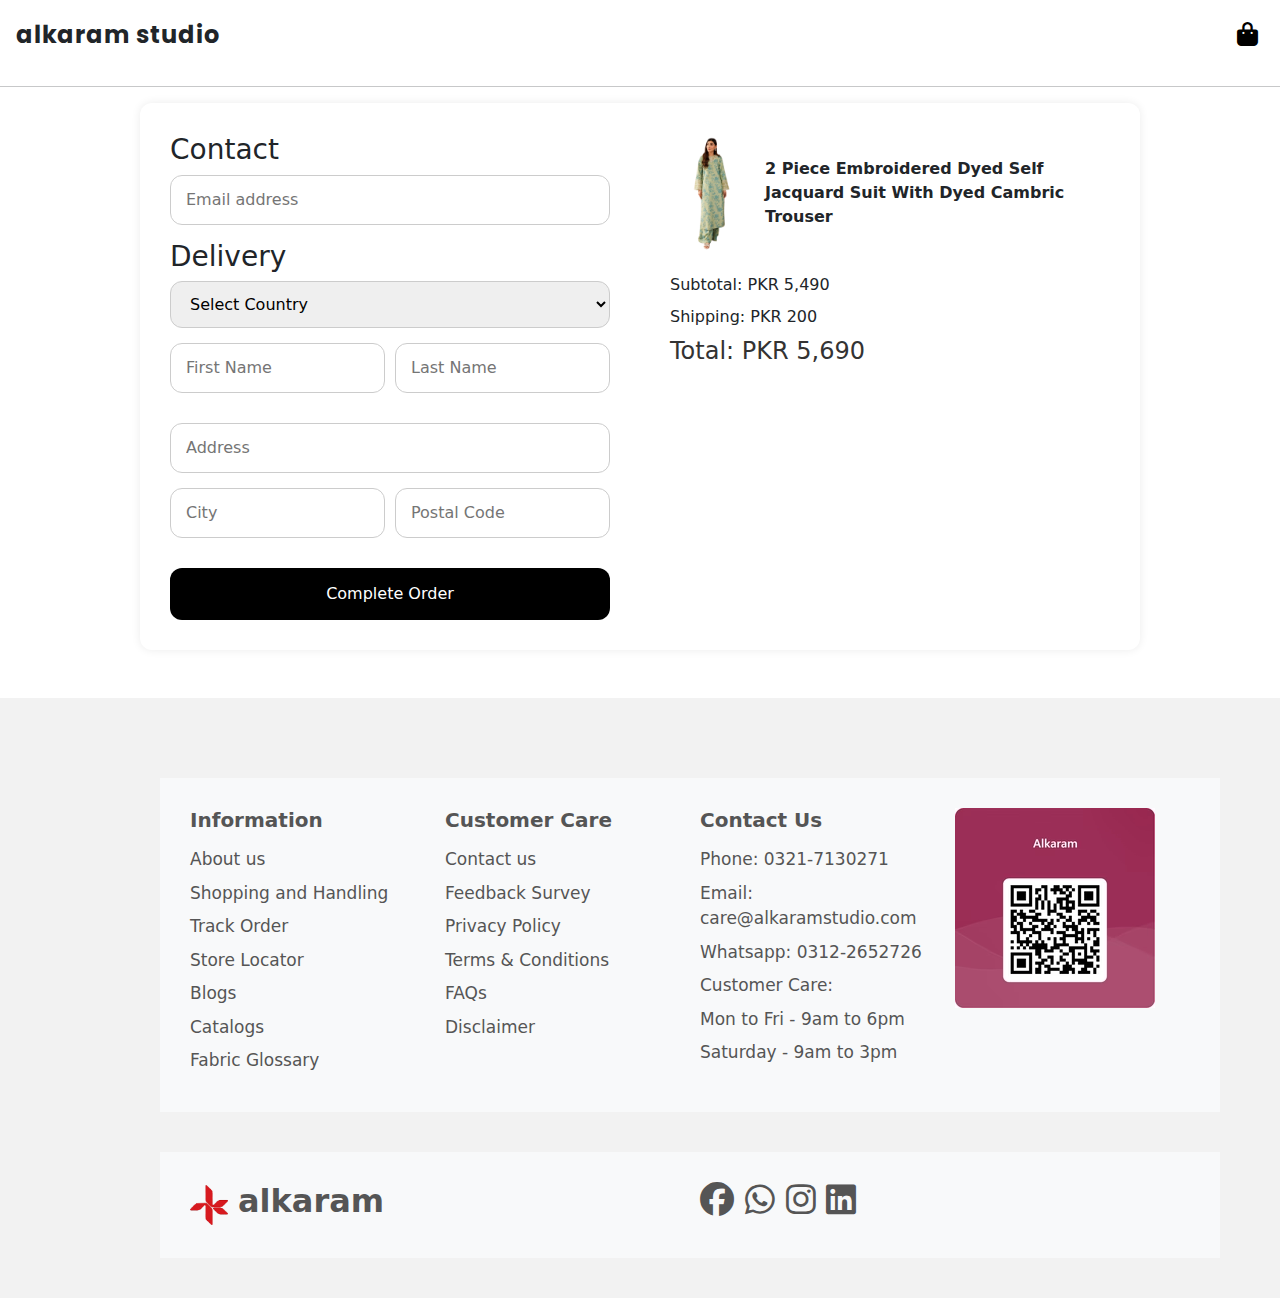
<file: page4.html>
<!DOCTYPE html>
<html lang="en">
<head>
    
    <title>AlKaram</title>
    <link href="https://fonts.googleapis.com/css2?family=Poppins:wght@400;600&display=swap" rel="stylesheet">
    <link rel="shortcut icon" href="lpgo2.jpeg" type="image/x-icon">
    <link href="https://cdn.jsdelivr.net/npm/bootstrap@5.3.0/dist/css/bootstrap.min.css" rel="stylesheet">
    <link href="https://cdn.jsdelivr.net/npm/bootstrap-icons/font/bootstrap-icons.css" rel="stylesheet">
    <link rel="stylesheet" href="https://cdnjs.cloudflare.com/ajax/libs/font-awesome/6.4.0/css/all.min.css">
    <link rel="stylesheet" href="style.css">
    <link rel="stylesheet" href="https://cdnjs.cloudflare.com/ajax/libs/font-awesome/6.5.0/css/all.min.css" />
  </head>
<body>
  <nav class="page4-navbar">
    <div class="page4-navbar-logo brand-name">alkaram studio</div>
    <button class="page4-cart-btn" onclick="location.href='page3.html'">
      <i class="fas fa-bag-shopping"></i>
    </button>
  </nav>
  <hr>
  <div class="pg4-container">
    <div class="pg4-left-column">
      <h3>Contact</h3>
      <input type="email" placeholder="Email address">

      <h3>Delivery</h3>
      <select>
        <option value="">Select Country</option>
        <option value="pk">Pakistan</option>
        <option value="us">United States</option>
        <option value="uk">United Kingdom</option>
      </select>

      <div class="pg4-row">
        <input type="text" placeholder="First Name">
        <input type="text" placeholder="Last Name">
      </div>

      <input type="text" placeholder="Address">

      <div class="pg4-row">
        <input type="text" placeholder="City">
        <input type="number" placeholder="Postal Code">
      </div>

      <a href="page5.html">
        <button class="pg4-complete-btn">Complete Order</button>
      </a>
      
    </div>

    <div class="pg4-right-column">
      <div class="pg4-product-info">
        <img src="pg3.png" alt="Product Image">
        <p class="pg4-product-name">
          2 Piece Embroidered Dyed Self Jacquard Suit With Dyed Cambric Trouser
        </p>
      </div>

      <div class="pg4-summary">
        <p>Subtotal: <span>PKR 5,490</span></p>
        <p>Shipping: <span>PKR 200</span></p>
        <h4>Total: PKR 5,690</h4>
      </div>
    </div>
  </div> 
  <footer class="footer mt-5">
    <div class="footer-columns">
      
      
      <div class="footer-column">
        <button class="btn w-100 text-start fw-bold d-block d-sm-none" type="button" data-bs-toggle="collapse" data-bs-target="#infoCollapse" aria-expanded="false" aria-controls="infoCollapse">
          Information <span class="float-end">&#x25BC;</span>
        </button>
        <h4 class="d-none d-sm-block">Information</h4>
        <ul class="collapse d-sm-block" id="infoCollapse">
          <li>About us</li>
          <li>Shopping and Handling</li>
          <li>Track Order</li>
          <li>Store Locator</li>
          <li>Blogs</li>
          <li>Catalogs</li>
          <li>Fabric Glossary</li>
        </ul>
      </div>
  
     
      <div class="footer-column">
        <button class="btn w-100 text-start fw-bold d-block d-sm-none" type="button" data-bs-toggle="collapse" data-bs-target="#careCollapse" aria-expanded="false" aria-controls="careCollapse">
          Customer Care <span class="float-end">&#x25BC;</span>
        </button>
        <h4 class="d-none d-sm-block">Customer Care</h4>
        <ul class="collapse d-sm-block" id="careCollapse">
          <li>Contact us</li>
          <li>Feedback Survey</li>
          <li>Privacy Policy</li>
          <li>Terms & Conditions</li>
          <li>FAQs</li>
          <li>Disclaimer</li>
        </ul>
      </div>
  
      
      <div class="footer-column">
        <button class="btn w-100 text-start fw-bold d-block d-sm-none" type="button" data-bs-toggle="collapse" data-bs-target="#contactCollapse" aria-expanded="false" aria-controls="contactCollapse">
          Contact Us <span class="float-end">&#x25BC;</span>
        </button>
        <h4 class="d-none d-sm-block">Contact Us</h4>
        <ul class="collapse d-sm-block" id="contactCollapse">
          <li>Phone: 0321-7130271</li>
          <li>Email: care@alkaramstudio.com</li>
          <li>Whatsapp: 0312-2652726</li>
          <li>Customer Care:</li>
          <li>Mon to Fri - 9am to 6pm</li>
          <li>Saturday - 9am to 3pm</li>
        </ul>
      </div>
  
     
      <div class="footer-column">
        <img src="qr.avif" alt="QR Code">
      </div>
    </div>
  
   
    <div class="footer-columns">
      <div class="footer-column d-flex align-items-center">
        <img src="download.png" width="40" height="40" alt="Alkaram Logo" class="me-2"><h2><b>alkaram</b></h2>
      </div>
      <div class="footer-column">
        <a href="https://www.facebook.com/OfficialAlkaram" target="_blank" ><i class="fab fa-facebook fa-2x"></i>&nbsp;</a>
        <a href="https://api.whatsapp.com/send/?phone=%2B923122552726&text&type=phone_number&app_absent=0" target="_blank"><i class="fab fa-whatsapp fa-2x"></i>&nbsp;</a>
        <a href="https://www.instagram.com/official.alkaram" target="_blank"><i class="fab fa-instagram fa-2x"></i>&nbsp;</a>
        <a href="https://www.linkedin.com/company/alkaramstudio?originalSubdomain=pk" target="_blank"><i class="fab fa-linkedin fa-2x"></i></a>
      </div>
    </div>
  </footer>
</body>
</html>
</file>
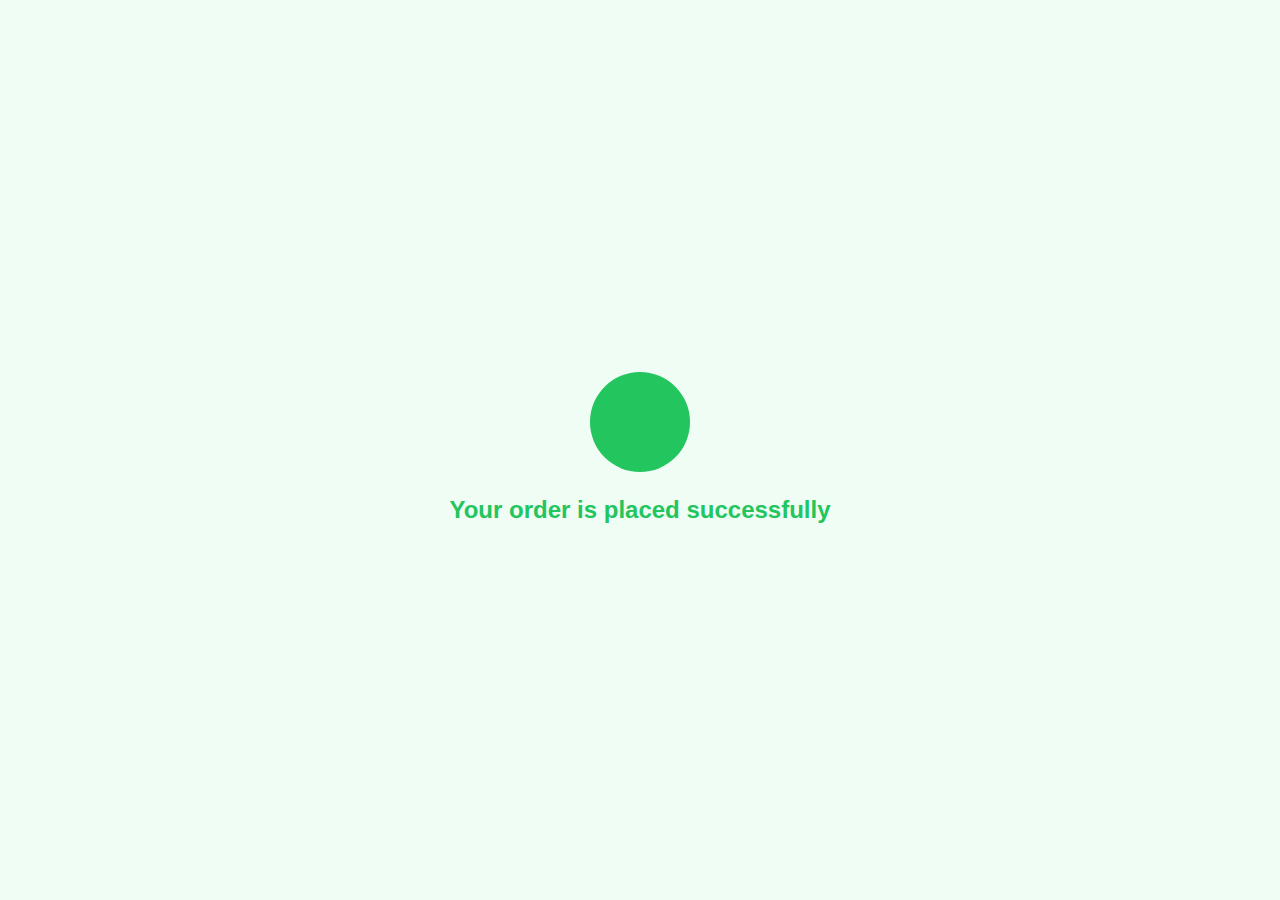
<file: page5.html>
<!DOCTYPE html>
<html lang="en">
<head>
  
  <title>Order Success</title>
  <link href="https://fonts.googleapis.com/css2?family=Poppins:wght@400;600&display=swap" rel="stylesheet">
  <link rel="shortcut icon" href="lpgo2.jpeg" type="image/x-icon">
  <link href="https://cdn.jsdelivr.net/npm/bootstrap@5.3.0/dist/css/bootstrap.min.css" rel="stylesheet">
  <link href="https://cdn.jsdelivr.net/npm/bootstrap-icons/font/bootstrap-icons.css" rel="stylesheet">
  <link rel="stylesheet" href="https://cdnjs.cloudflare.com/ajax/libs/font-awesome/6.4.0/css/all.min.css">
  <link rel="stylesheet" href="style.css">
  <link rel="stylesheet" href="https://cdnjs.cloudflare.com/ajax/libs/font-awesome/6.5.0/css/all.min.css" />

</head>
<body>
    <body class="page5-body">

        <div class="page5-container">
          <div class="page5-checkmark">
            <svg viewBox="0 0 24 24">
              <polyline points="20 6 9 17 4 12"></polyline>
            </svg>
          </div>
          <div class="page5-success-text">
            Your order is placed successfully
          </div>
        </div>

</body>
</html>
</file>
<file: style.css>
.nav-icon {
    font-size: 1.5rem;
    margin-left: 15px;
  }
  .one{
    color: green;
  }
  .two{
    color: maroon;
  }
  .three{
    color: black;
  }
  .four{
    color: blue;
  }
 .five{
    color: black;
 }   
 .sp{
  background-color: black;
   color: white;
   
 }
 .ta{
  text-align: center;
 }
 .st{
  color: red;
 }
 .footer {
  background-color: #f2f2f2;
  padding: 40px 60px;
  font-size: 17px;
  color: #555;
}
.footer p {
  margin-bottom: 10px;
  line-height: 1.6;
  margin-left: 100px;
}
.footer a {
  color: #0071e3;
  text-decoration: none;
}
.footer a:hover {
  text-decoration: underline;
}
.footer-columns {
  display: flex;
  flex-wrap: wrap;
  justify-content: space-between;
  margin-top: 40px;
  margin-left: 100px;
  color: #555;
}
.footer-column {
  flex: 1 1 150px;
  margin-bottom: 20px;
  color: #555;
}
.footer-column h4 {
  font-weight: bold;
  font-size: 20px;
  margin-bottom: 10px;
  color: #555;
}
.footer-column ul {
  list-style: none;
  padding: 0;
  margin: 0;
}
.footer-column ul li {
  margin-bottom: 8px;
}
.ftal{
  display: inline-block;
}
.nav-icon { font-size: 1.2rem; }
    .footer-columns {
      display: flex;
      flex-wrap: wrap;
      justify-content: space-between;
      background-color: #f8f9fa;
      padding: 20px;
    }
    .footer-column {
      flex: 1 1 200px;
      margin: 10px;
    }
    .footer-column h4 { margin-bottom: 15px; }
    .footer-column ul { list-style: none; padding: 0; }
    .footer-column ul li { margin-bottom: 8px; }
    img { max-width: 100%; height: auto; object-fit: cover; }
    .st { font-weight: bold; color: red; }
    .sp li { list-style: none; }
    .dropdown-hover {
      position: relative;
      display: inline-block;
    }
  
    .dropdown-menu-custom {
      position: absolute;
      top: 100%;
      left: 50%;
      transform: translateX(-50%);
      min-width: 180px;
      background-color: rgba(255, 255, 255, 0.95); 
      backdrop-filter: blur(8px);
      border: 1px solid rgba(0, 0, 0, 0.1);
      border-radius: 8px;
      padding: 0.5rem 0;
      opacity: 0;
      visibility: hidden;
      pointer-events: none;
      transition: opacity 0.3s ease, visibility 0.3s ease;
      z-index: 1000;
    }
  
    .dropdown-menu-custom li {
      list-style: none;
    }
  
    .dropdown-menu-custom li a {
      display: block;
      padding: 8px 15px;
      color: #000;
      text-decoration: none;
      transition: background-color 0.2s ease;
    }
  
    .dropdown-menu-custom li a:hover {
      background-color: rgba(0, 0, 0, 0.05);
    }
  
    .dropdown-hover:hover .dropdown-menu-custom {
      opacity: 1;
      visibility: visible;
      pointer-events: auto;
    }
    @media (max-width: 576px) {
      #carouselExampleIndicators .carousel-item img {
        height: 70vh;              
        object-fit: cover;         
        width: 100%;               
      }
    }
    .nav-icon {
      transition: color 0.3s ease;
    }
    
    .nav-link:hover .nav-icon {
      color: red;
    }
    .brand-name {
      font-family: 'Poppins', sans-serif;
      font-weight: 600;
      letter-spacing: 1px;
    }
    
    .navbar-brand {
      transition: margin-left 0.3s ease;
    }
    .bts {
      text-align: center;
      margin-top: 50px;
      display: inline-block;

    }

    .button-wrapper {
      display: inline-flex;
      align-items: center;
      border: 2px solid black;
      background: white;
      border-radius: 8px;
      overflow: hidden;
      font-family: sans-serif;
    }

    .button-wrapper button {
      background: white;
      border: none;
      padding: 10px 20px;
      font-size: 20px;
      cursor: pointer;
      outline: none;
      border-right: 1px solid black;
    }

    .button-wrapper button:last-child {
      border-right: none;
    }

    .value-display {
      padding: 10px 20px;
      font-size: 20px;
      border-left: 1px solid black;
      border-right: 1px solid black;
    }

    .button-wrapper button:hover {
      background: #f0f0f0;
    }
    .btn1{
      height:8vh ;
      width: 50% ;
      border: none;
      outline: none;
      color: white;
      background-color: rgb(11, 1, 4);
      border-radius: 60px;
      font-weight: 700;
      display: inline-block;
  }
  .font{
    color: red;
  }
  .custom-row {
    display: flex;
    flex-wrap: wrap;
    align-items: flex-start;
    justify-content: center;
    margin-top: 30px;
  }

  .thumbnail-column {
    flex: 0 0 12%;
    text-align: center;
  }

  .thumbnail-column img {
    display: block;
    margin: 15px auto;
    cursor: pointer;
    border: 1px solid #ddd;
    border-radius: 4px;
    transition: transform 0.3s ease, box-shadow 0.3s ease;
    width: 80px;
    height: 80px;
    object-fit: cover;
  }

  .thumbnail-column img:hover {
    transform: scale(1.1);
    box-shadow: 0 4px 10px rgba(0,0,0,0.2);
  }

  .main-image-container {
    flex: 0 0 45%;
    text-align: center;
    padding: 10px;
    display: flex;
    align-items: center;
    justify-content: center;
  }

  .main-image-container img {
    width: 100%;
    height: 100%;
    max-height: 700px; 
    object-fit: contain;
    transition: opacity 0.5s ease;
    border-radius: 8px;
    box-shadow: 0 0 15px rgba(0,0,0,0.05);
  }

  .product-info {
    flex: 0 0 38%;
    padding-left: 30px;
  }

  .quantity-wrapper {
    display: inline-flex;
    align-items: center;
    border: 2px solid black;
    background: white;
    border-radius: 8px;
    overflow: hidden;
    margin: 10px 0;
  }

  .quantity-wrapper button {
    background: white;
    border: none;
    padding: 10px 20px;
    font-size: 20px;
    cursor: pointer;
    outline: none;
    border-right: 1px solid black;
  }

  .quantity-wrapper button:last-child {
    border-right: none;
  }

  .quantity-display {
    padding: 10px 20px;
    font-size: 20px;
    border-left: 1px solid black;
    border-right: 1px solid black;
  }

  .quantity-wrapper button:hover {
    background: #f0f0f0;
  }

  .btn-cart-link {
    display: inline-block;
    width: 63%; 
    padding: 15px 0;
    font-size: 18px;
    background-color: black;
    color: white;
    text-align: center;
    text-decoration: none;
    border-radius: 8px;
    transition: background-color 0.3s ease;
  }
  
  .btn-cart-link:hover {
    background-color: #333;
  }

  .inline-btn-wrapper {
    display: flex;
    justify-content: space-between;
    align-items: center;
  }

  @media (max-width: 768px) {
    .custom-row {
      flex-direction: row;
    }
    .thumbnail-column {
      flex: 0 0 20%;
    }
    .main-image-container {
      flex: 0 0 75%;
    }
    .product-info {
      flex: 0 0 100%;
      margin-top: 20px;
      padding-left: 0;
    }
  }
  .pg3-cart-container {
    max-width: 1000px;
    margin: auto;
    padding: 1rem;
    font-family: sans-serif;
  }

  .pg3-alert {
    border: 1px solid red;
    background-color: #ffe6e6;
    padding: 1rem;
    color: red;
    font-weight: bold;
    margin-bottom: 1.5rem;
    position: relative;
    font-size: 0.95rem;
  }

  .pg3-alert::before {
    content: "⚠️ ";
    margin-right: 5px;
  }

  .pg3-cart-table {
    display: grid;
    grid-template-columns: 1fr 2fr 1fr 1fr 1fr;
    gap: 1rem;
    align-items: center;
    font-size: 1rem;
  }

  .pg3-cart-header-row {
    display: contents;
  }

  .pg3-cart-header-row h6 {
    font-size: 1.1rem;
  }

  .pg3-header-divider {
    grid-column: 1 / -1;
    height: 2px;
    background-color: #ccc;
    margin: 10px 0;
  }

  .pg3-cart-item {
    display: contents;
  }

  .pg3-cart-item img {
    width: 100%;
    max-width: 120px;
    height: auto;
  }

  .pg3-quantity-wrapper {
    display: inline-flex;
    align-items: center;
    gap: 0.3rem;
    border: 1px solid #ccc;
    padding: 0.3rem 0.5rem;
    border-radius: 4px;
  }

  .pg3-quantity-wrapper button {
    background-color: #f0f0f0;
    border: none;
    padding: 0.3rem 0.6rem;
    font-size: 18px;
    cursor: pointer;
  }

  .pg3-quantity-display {
    min-width: 25px;
    text-align: center;
    font-weight: bold;
    font-size: 1rem;
  }

  .pg3-checkout-btn-wrapper {
    display: flex;
    justify-content: flex-end;
    margin-top: 2rem;
  }

  .pg3-checkout-btn-wrapper button {
    background: black;
    color: white;
    padding: 12px 24px;
    border: none;
    font-weight: bold;
    font-size: 1rem;
    border-radius: 5px;
    cursor: pointer;
  }

  .pg3-cart-info {
    display: flex;
    flex-direction: column;
    gap: 0.3rem;
  }

  @media (max-width: 768px) {
    .pg3-cart-table {
      display: block;
    }

    .pg3-cart-item {
      display: flex;
      flex-direction: column;
      border-bottom: 1px solid #ddd;
      padding: 1rem 0;
    }

    .pg3-cart-item img {
      max-width: 100%;
    }

    .pg3-checkout-btn-wrapper {
      justify-content: center;
    }
  }

  .page4-navbar {
    display: flex;
    justify-content: space-between;
    align-items: center;
    padding: 1rem;
  }

  .page4-navbar-logo {
    font-family: 'Poppins', sans-serif;
    font-weight: 600;
    letter-spacing: 1px;
    font-weight: bold;
    font-size: 1.5rem;
   
  }

  .page4-cart-btn {
    background: none;
    border: none;
    font-size: 1.5rem;
    color: black;
    cursor: pointer;
    transition: color 0.3s ease;
  }

  .page4-cart-btn:hover {
    color: red;
  }
  .pg4-container {
    display: flex;
    flex-direction: row; 
    gap: 0; 
    align-items: stretch; 
    background-color: #fff;
    border-radius: 12px;
    overflow: hidden;
    box-shadow: 0 0 10px rgba(0, 0, 0, 0.08);
    max-width: 1000px;
    margin: 0 auto;
    flex-wrap: wrap; 
  }
  
  .pg4-left-column,
  .pg4-right-column {
    flex: 1;
    padding: 30px;
    box-sizing: border-box;
  }
  
  .pg4-left-column input,
  .pg4-left-column select {
    width: 100%;
    padding: 12px 15px;
    margin-bottom: 15px;
    border: 1px solid #ccc;
    border-radius: 12px;
    font-size: 16px;
    outline: none;
    transition: border 0.3s, box-shadow 0.3s;
  }
  
  .pg4-left-column input:focus,
  .pg4-left-column select:focus {
    border-color: #0077ff;
    box-shadow: 0 0 0 3px rgba(0, 119, 255, 0.2);
  }
  
  .pg4-row {
    display: flex;
    gap: 10px;
    margin-bottom: 15px;
  }
  
  .pg4-row input {
    flex: 1;
  }
  
  .pg4-complete-btn {
    display: inline-block;
    text-align: center;
    text-decoration: none;
    width: 100%;
    padding: 14px;
    border: none;
    background-color: black;
    color: white;
    font-size: 16px;
    border-radius: 12px;
    cursor: pointer;
    transition: background-color 0.3s;
  }
  
  .pg4-complete-btn:hover {
    background-color: red;
  }
  
  .pg4-product-info {
    display: flex;
    align-items: center;
    gap: 15px;
    margin-bottom: 20px;
  }
  
  .pg4-product-info img {
    width: 80px;
    height: auto;
    border-radius: 8px;
    flex-shrink: 0;
  }
  
  .pg4-product-name {
    font-weight: 600;
    margin: 0;
  }
  
  .pg4-summary p,
  .pg4-summary h4 {
    margin: 8px 0;
  }
  
  .pg4-summary h4 {
    color: #333;
  }
  
  @media (max-width: 768px) {
    .pg4-container {
      flex-direction: column;
    }
  
    .pg4-product-info {
      flex-direction: column;
      align-items: flex-start;
      text-align: left;
    }
  
    .pg4-product-info img {
      margin-bottom: 10px;
    }
  
    .pg4-left-column,
    .pg4-right-column {
      padding: 20px;
    }
  
    .pg4-row {
      flex-direction: column;
      gap: 10px;
    }
  }
  
  .page5-body {
    margin: 0;
    padding: 0;
    font-family: 'Segoe UI', sans-serif;
    background-color: #f0fdf4;
    display: flex;
    align-items: center;
    justify-content: center;
    height: 100vh;
  }

  .page5-container {
    text-align: center;
  }

  .page5-checkmark {
    width: 100px;
    height: 100px;
    border-radius: 50%;
    background-color: #22c55e;
    display: flex;
    align-items: center;
    justify-content: center;
    margin: 0 auto 20px auto;
    animation: page5-pop 0.6s ease-out;
  }

  .page5-checkmark svg {
    width: 50px;
    height: 50px;
    stroke: #fff;
    stroke-width: 4;
    fill: none;
    stroke-linecap: round;
    stroke-linejoin: round;
    stroke-dasharray: 48;
    stroke-dashoffset: 48;
    animation: page5-draw 0.5s ease forwards 0.2s;
  }

  @keyframes page5-pop {
    0% {
      transform: scale(0.6);
      opacity: 0;
    }
    100% {
      transform: scale(1);
      opacity: 1;
    }
  }

  @keyframes page5-draw {
    to {
      stroke-dashoffset: 0;
    }
  }

  .page5-success-text {
    font-size: 24px;
    color: #22c55e;
    font-weight: 600;
  }
  .pg1-container {
    padding: 0 15px;
  }
  
  .pg1-heading {
    font-size: 24px;
  }
  
  .pg1-table {
    width: 100%;
    margin-top: 20px;
  }
  
  .pg1-w-30 {
    width: 33.33%;
  }
  
  .pg1-st {
    color: red;
    font-weight: bold;
  }
  
  .pg1-slide a {
    color: black;
    text-decoration: none;
  }
  
  .pg1-banner-container {
    position: relative;
  }
  
  .pg1-banner-container img {
    width: 100%;
    display: block;
    border-radius: 8px;
  }
  
  .pg1-explore-btn {
    position: absolute;
    bottom: 35px;
    left: 50%;
    transform: translateX(-50%);
    background-color: #8B4513;
    color: white;
    border: none;
    padding: 10px 20px;
    border-radius: 12px;
    font-weight: bold;
    z-index: 2;
  }
  
  .pg1-slider-container {
    position: relative;
    overflow: hidden;
    width: 100%;
  }
  
  .pg1-slider {
    display: flex;
    transition: transform 0.5s ease-in-out;
  }
  
  .pg1-slide {
    flex: 0 0 33.33%; 
    text-align: center;
    padding: 10px;
  }
  
  .pg1-slide img {
    width: 100%;
    height: 360px;
    object-fit: cover;
    border-radius: 8px;
    transition: transform 0.4s ease, box-shadow 0.4s ease;
  }
  
  .pg1-slide:hover img {
    transform: scale(1.05);
    box-shadow: 0 8px 20px rgba(139, 69, 19, 0.5);
    z-index: 2;
  }
  
  .pg1-arrow-btn {
    position: absolute;
    top: 50%;
    transform: translateY(-50%);
    background-color: rgba(139, 69, 19, 0.8);
    border: none;
    border-radius: 50%;
    color: white;
    width: 36px;
    height: 36px;
    font-size: 18px;
    font-weight: bold;
    cursor: pointer;
    z-index: 3;
  }
  
  .pg1-prev-btn {
    left: 0;
  }
  
  .pg1-next-btn {
    right: 0;
  }
  
  .pg1-grid .pg1-slider-container:first-of-type .pg1-slider {
    transform: none !important;
    pointer-events: none;
  }
  
  .pg1-grid .pg1-slider-container:first-of-type .pg1-arrow-btn {
    display: none;
  }
  
  @media (max-width: 768px) {
    .pg1-slide {
      flex: 0 0 33.33%; 
    }
  
    .pg1-slider {
      width: 100%;
      flex-wrap: nowrap;
    }
  
    .pg1-arrow-btn {
      width: 32px;
      height: 32px;
      font-size: 16px;
    }
  
    .pg1-explore-btn {
      padding: 8px 16px;
      font-size: 14px;
    }
  
    .pg1-slide img {
      width: 100%;
      height: 280px; 
      object-fit: contain; 
      border-radius: 8px;
    }
    
  }
  .footer-column a {
    color: inherit; 
    text-decoration: none;
    
  }
  .footer-column a:hover{
    color: blue;
  }
  .red:hover{
    color: red;
  }
  .green:hover{
    color: green;
  }
</file>
